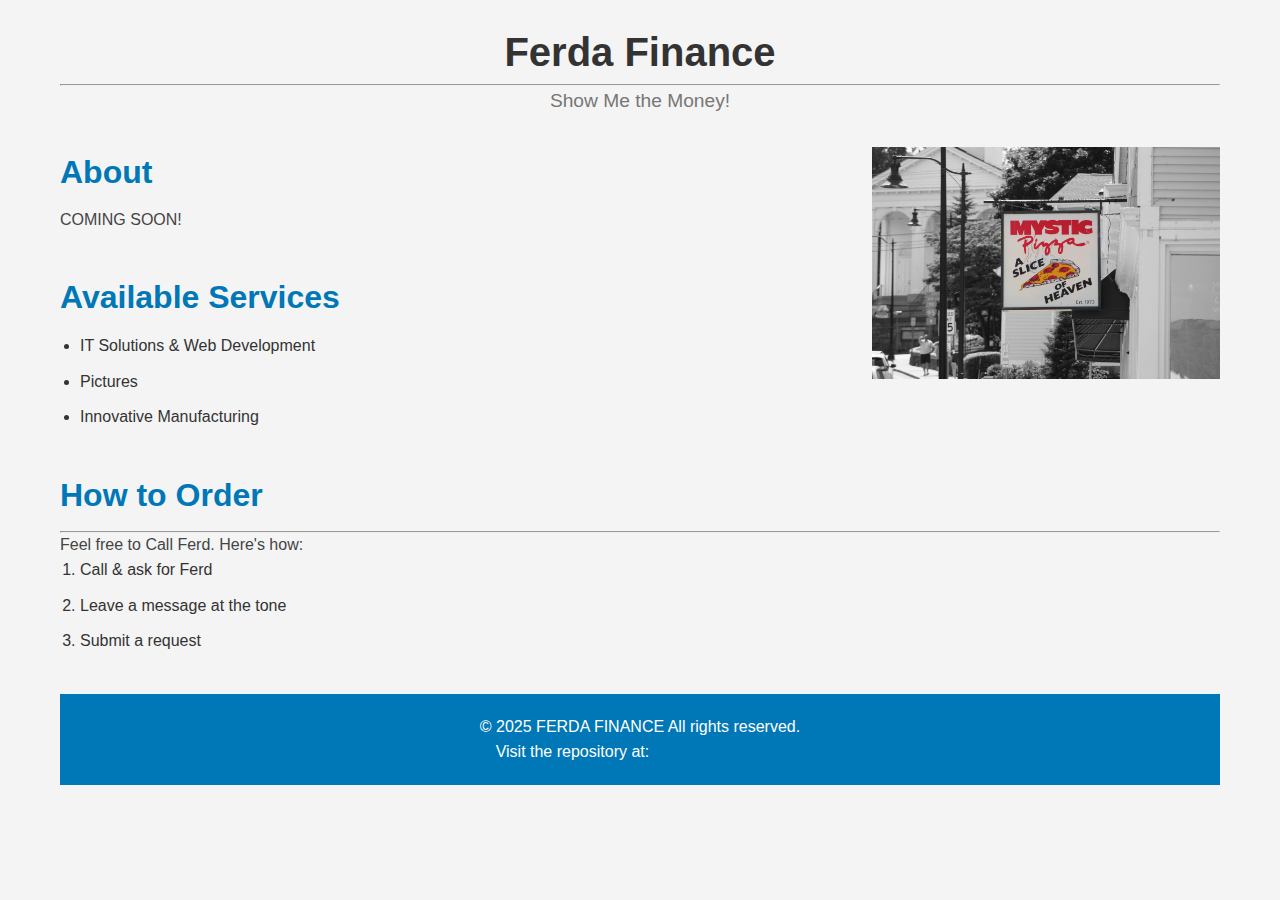
<file: index.html>
<!DOCTYPE html>
<html lang="en">
<head>
    <meta charset="UTF-8">
    <meta name="viewport" content="width=device-width, initial-scale=1.0">
    <meta name="description" content="Ferda Finance">
    <title>Ferda's Webpage</title>
    <link rel="stylesheet" href="styles.css"> <!-- Add your stylesheet link if any -->
</head>
<body>
    <header>
        <h1>Ferda Finance</h1><hr>
        <p>Show Me the Money!</p>
    </header>

<img src="Mystic Pizza - EDITED.jpg" alt="Mystic Pizza" style="width: 30%; height: auto; float: right;">

    <section id="about">
        <h2>About</h2>
        <p>COMING SOON!</p>
    </section>

    <section id="services">
        <h2>Available Services</h2>
        <ul>
            <li>IT Solutions & Web Development</li>
            <li>Pictures</li>
            <li>Innovative Manufacturing</li>
        </ul>
    </section>

    <section id="How to Order">
        <h2>How to Order</h2><hr>
        <p>Feel free to Call Ferd. Here's how:</p>
        <ol>
            <li>Call & ask for Ferd</li>
            <li>Leave a message at the tone</li>
            <li>Submit a request</li>
        </ol>
    </section>
    
    <footer>
        <p>&copy; 2025 FERDA FINANCE All rights reserved.</p>
        <p>Visit the repository at: <a href="https://github.com/PissTech/Ferda-Finance">GitHub Repository</a></p>
    </footer>
</body>
</html>
</file>
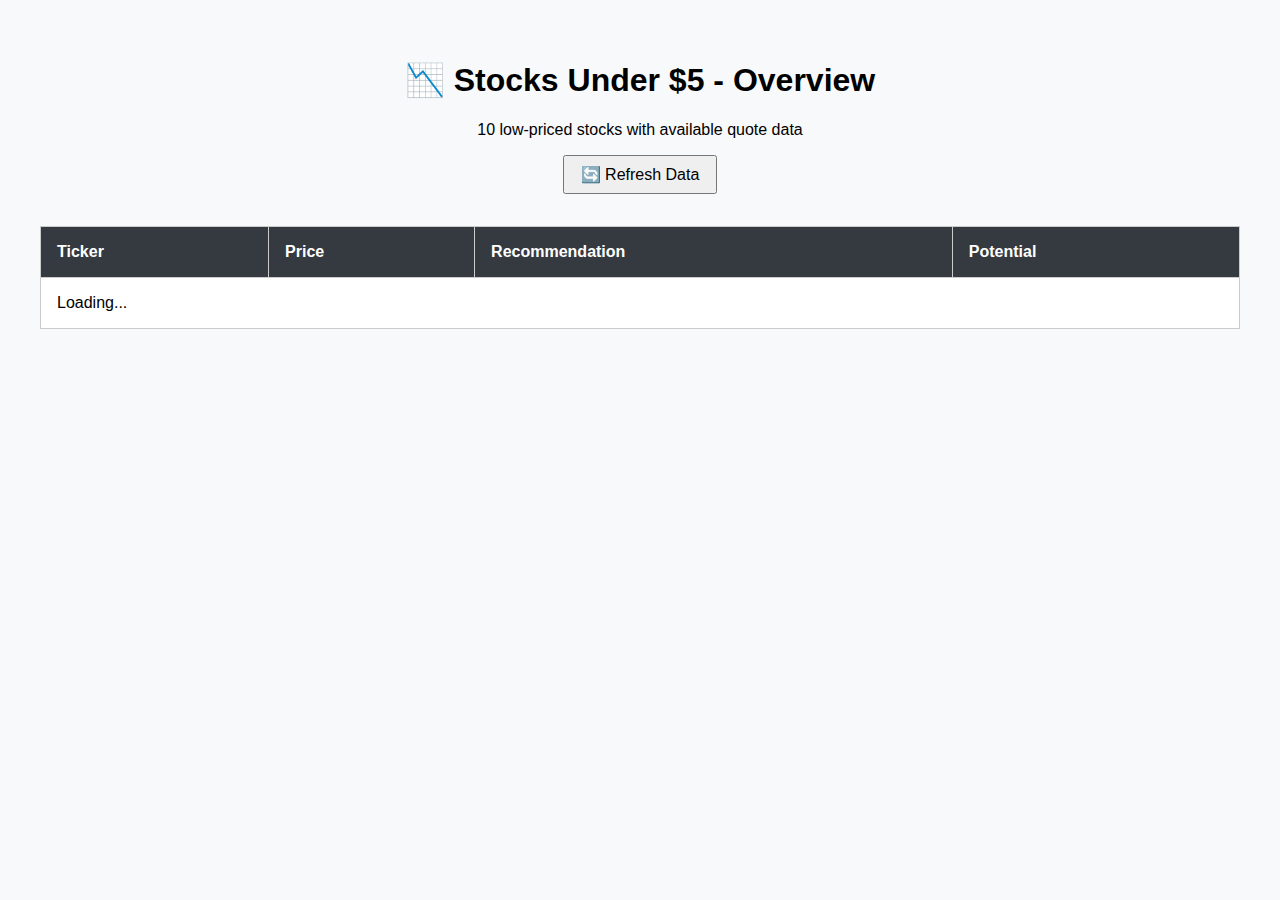
<file: 10stocks.html>
<!DOCTYPE html>
<html lang="en">
<head>
  <meta charset="UTF-8" />
  <meta name="viewport" content="width=device-width, initial-scale=1.0"/>
  <title>Dynamic Stock Screener</title>
  <style>
    body {
      font-family: Arial, sans-serif;
      padding: 2rem;
      background: #f8f9fa;
    }
    h1 {
      text-align: center;
    }
    table {
      width: 100%;
      border-collapse: collapse;
      background: white;
      margin-top: 2rem;
    }
    th, td {
      padding: 1rem;
      border: 1px solid #ccc;
      text-align: left;
    }
    th {
      background: #343a40;
      color: white;
    }
    tr:hover {
      background-color: #f1f1f1;
    }
  </style>
</head>
<body>

<h1>📉 Stocks Under $5 - Overview</h1>
<p style="text-align: center;">10 low-priced stocks with available quote data</p>
<div style="text-align: center; margin-top: 1rem;">
  <button onclick="loadStocks()" style="padding: 0.5rem 1rem; font-size: 1rem;">🔄 Refresh Data</button>
</div>

<table>
  <thead>
    <tr>
      <th>Ticker</th>
      <th>Price</th>
      <th>Recommendation</th>
      <th>Potential</th>
    </tr>
  </thead>
  <tbody id="stock-table">
    <tr><td colspan="4">Loading...</td></tr>
  </tbody>
</table>

<script>
  const tickers = ['SIRI', 'ZOM', 'GTE', 'NOK', 'OGI', 'MNMD', 'CPRX', 'BB', 'EXPR', 'IDEX'];
  const apiKey = 'd0r78bpr01qn4tjgtgpgd0r78bpr01qn4tjgtgq0'; // Replace with your real API key
  const tableBody = document.getElementById('stock-table');

  async function fetchStockData(ticker) {
    try {
      // 1️⃣ Get the latest quote first (cheap, single call)
      const quoteRes = await fetch(`https://finnhub.io/api/v1/quote?symbol=${ticker}&token=${apiKey}`);
      const quote = await quoteRes.json();

      // If no price or the price is $5+ we skip the stock (reduces unnecessary calls ⏩)
      if (!quote.c || quote.c >= 5) return null;

      // 2️⃣ Only now fetch the rating; saves half the API calls for non‑qualifying stocks
      const ratingRes = await fetch(`https://finnhub.io/api/v1/stock/recommendation?symbol=${ticker}&token=${apiKey}`);
      const ratings = await ratingRes.json();

      return {
        ticker,
        price: quote.c.toFixed(2),
        recommendation: (ratings.length > 0 && ratings[0].strongBuy > 0) ? 'Strong Buy' : 'No Rating',
        potential: (quote.pc && quote.c < quote.pc) ? 'High' : 'Moderate'
      };
    } catch (error) {
      console.error(`Error fetching data for ${ticker}`, error);
      return null;
    }
  }

  function createLoadingRow(ticker) {
    const row = document.createElement('tr');
    row.innerHTML = \`<td>\${ticker}</td><td colspan="3">Loading…</td>\`;
    return row;
  }

  function clearTable() {
    tableBody.innerHTML = '';
  }

  // 🔄 Main loader — shows each row as soon as its data comes back (better perceived speed)
  async function loadStocks() {
    clearTable();
    // Kick off fetches in parallel but update the UI as each finishes
    tickers.forEach(async (ticker) => {
      const row = createLoadingRow(ticker);
      tableBody.appendChild(row);

      const stock = await fetchStockData(ticker);
      if (stock) {
        row.innerHTML = \`
          <td>\${stock.ticker}</td>
          <td>$\${stock.price}</td>
          <td>\${stock.recommendation}</td>
          <td>\${stock.potential}</td>\`;
      } else {
        // Remove row if stock didn't qualify
        row.remove();
      }
    });
  }

  // Run on first load
  loadStocks();
</script>

</body>
</html>
</file>
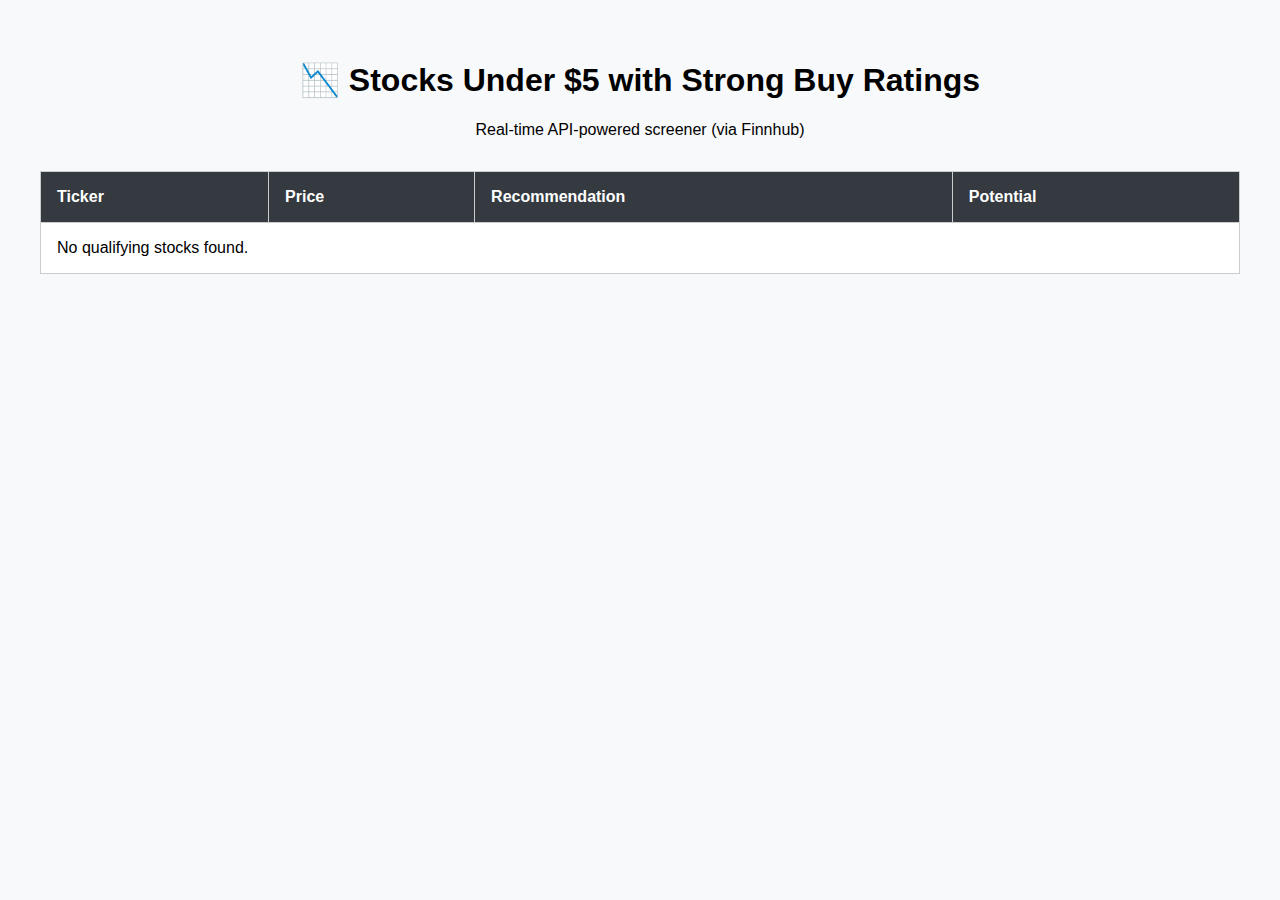
<file: 3stocks.html>
<!DOCTYPE html>
<html lang="en">
<head>
  <meta charset="UTF-8" />
  <meta name="viewport" content="width=device-width, initial-scale=1.0"/>
  <title>Dynamic Stock Screener</title>
  <style>
    body {
      font-family: Arial, sans-serif;
      padding: 2rem;
      background: #f8f9fa;
    }
    h1 {
      text-align: center;
    }
    table {
      width: 100%;
      border-collapse: collapse;
      background: white;
      margin-top: 2rem;
    }
    th, td {
      padding: 1rem;
      border: 1px solid #ccc;
      text-align: left;
    }
    th {
      background: #343a40;
      color: white;
    }
    tr:hover {
      background-color: #f1f1f1;
    }
  </style>
</head>
<body>

<h1>📉 Stocks Under $5 with Strong Buy Ratings</h1>
<p style="text-align: center;">Real-time API-powered screener (via Finnhub)</p>

<table>
  <thead>
    <tr>
      <th>Ticker</th>
      <th>Price</th>
      <th>Recommendation</th>
      <th>Potential</th>
    </tr>
  </thead>
  <tbody id="stock-table">
    <tr><td colspan="4">Loading...</td></tr>
  </tbody>
</table>

<script>
  const tickers = ['SIRI', 'ZOM', 'GTE', 'NOK', 'OGI']; // Sample low-priced stocks
  const apiKey = 'd0r78bpr01qn4tjgtgpgd0r78bpr01qn4tjgtgq0'; // Replace this with your real API key
  const tableBody = document.getElementById('stock-table');

  async function fetchStockData(ticker) {
    try {
      const quoteRes = await fetch(`https://finnhub.io/api/v1/quote?symbol=${ticker}&token=${apiKey}`);
      const ratingRes = await fetch(`https://finnhub.io/api/v1/stock/recommendation?symbol=${ticker}&token=${apiKey}`);

      const quote = await quoteRes.json();
      const ratings = await ratingRes.json();

      if (quote.c < 5 && ratings.length > 0 && ratings[0].strongBuy > 0) {
        return {
          ticker,
          price: quote.c.toFixed(2),
          recommendation: 'Strong Buy',
          potential: (quote.pc && quote.c < quote.pc) ? 'High' : 'Moderate'
        };
      }
    } catch (error) {
      console.error(`Error fetching data for ${ticker}`, error);
    }
    return null;
  }

  async function loadStocks() {
    const results = await Promise.all(tickers.map(fetchStockData));
    const filtered = results.filter(stock => stock !== null);

    tableBody.innerHTML = filtered.length === 0
      ? '<tr><td colspan="4">No qualifying stocks found.</td></tr>'
      : filtered.map(stock => `
        <tr>
          <td>${stock.ticker}</td>
          <td>$${stock.price}</td>
          <td>${stock.recommendation}</td>
          <td>${stock.potential}</td>
        </tr>
      `).join('');
  }

  loadStocks();
</script>

</body>
</html>
</file>
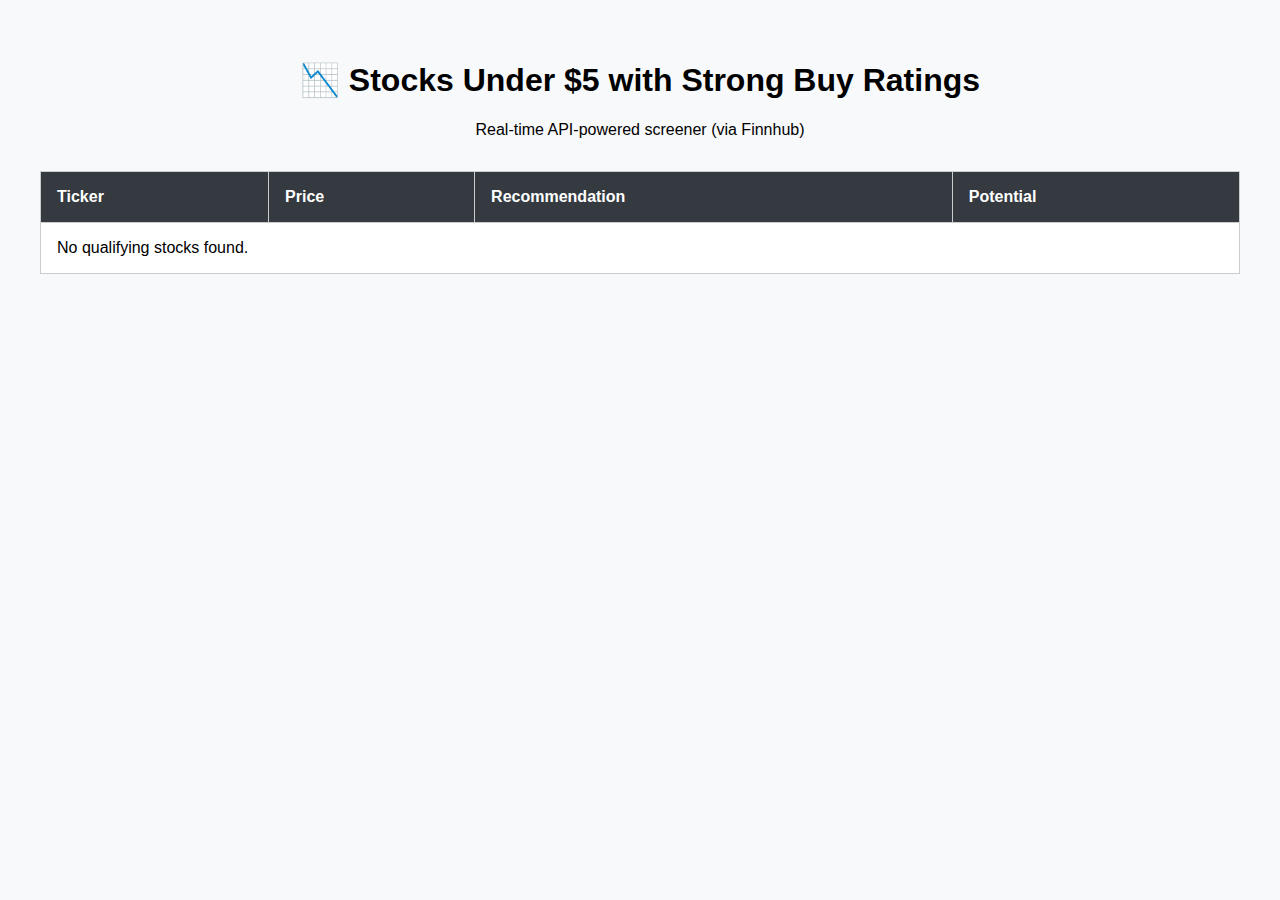
<file: 4stocks.html>
<!DOCTYPE html>
<html lang="en">
<head>
  <meta charset="UTF-8" />
  <meta name="viewport" content="width=device-width, initial-scale=1.0"/>
  <title>Dynamic Stock Screener</title>
  <style>
    body {
      font-family: Arial, sans-serif;
      padding: 2rem;
      background: #f8f9fa;
    }
    h1 {
      text-align: center;
    }
    table {
      width: 100%;
      border-collapse: collapse;
      background: white;
      margin-top: 2rem;
    }
    th, td {
      padding: 1rem;
      border: 1px solid #ccc;
      text-align: left;
    }
    th {
      background: #343a40;
      color: white;
    }
    tr:hover {
      background-color: #f1f1f1;
    }
  </style>
</head>
<body>

<h1>📉 Stocks Under $5 with Strong Buy Ratings</h1>
<p style="text-align: center;">Real-time API-powered screener (via Finnhub)</p>

<table>
  <thead>
    <tr>
      <th>Ticker</th>
      <th>Price</th>
      <th>Recommendation</th>
      <th>Potential</th>
    </tr>
  </thead>
  <tbody id="stock-table">
    <tr><td colspan="4">Loading...</td></tr>
  </tbody>
</table>

<script>
  const tickers = ['SIRI', 'ZOM', 'GTE', 'NOK', 'OGI', 'MNMD', 'CPRX', 'BB', 'EXPR', 'IDEX'];
  const apiKey = 'd1fgp3pr01qig3h1nvlgd1fgp3pr01qig3h1nvm0'; // Replace this with your real API key
  const tableBody = document.getElementById('stock-table');

  async function fetchStockData(ticker) {
    try {
      const quoteRes = await fetch(`https://finnhub.io/api/v1/quote?symbol=${ticker}&token=${apiKey}`);
      const ratingRes = await fetch(`https://finnhub.io/api/v1/stock/recommendation?symbol=${ticker}&token=${apiKey}`);

      const quote = await quoteRes.json();
      const ratings = await ratingRes.json();

      if (quote.c < 5 && ratings.length > 0 && ratings[0].strongBuy > 0) {
        return {
          ticker,
          price: quote.c.toFixed(2),
          recommendation: 'Strong Buy',
          potential: (quote.pc && quote.c < quote.pc) ? 'High' : 'Moderate'
        };
      }
    } catch (error) {
      console.error(`Error fetching data for ${ticker}`, error);
    }
    return null;
  }

  async function loadStocks() {
    const results = await Promise.all(tickers.map(fetchStockData));
    const filtered = results.filter(stock => stock !== null);

    tableBody.innerHTML = filtered.length === 0
      ? '<tr><td colspan="4">No qualifying stocks found.</td></tr>'
      : filtered.map(stock => `
        <tr>
          <td>${stock.ticker}</td>
          <td>$${stock.price}</td>
          <td>${stock.recommendation}</td>
          <td>${stock.potential}</td>
        </tr>
      `).join('');
  }

  loadStocks();
</script>

</body>
</html>
</file>
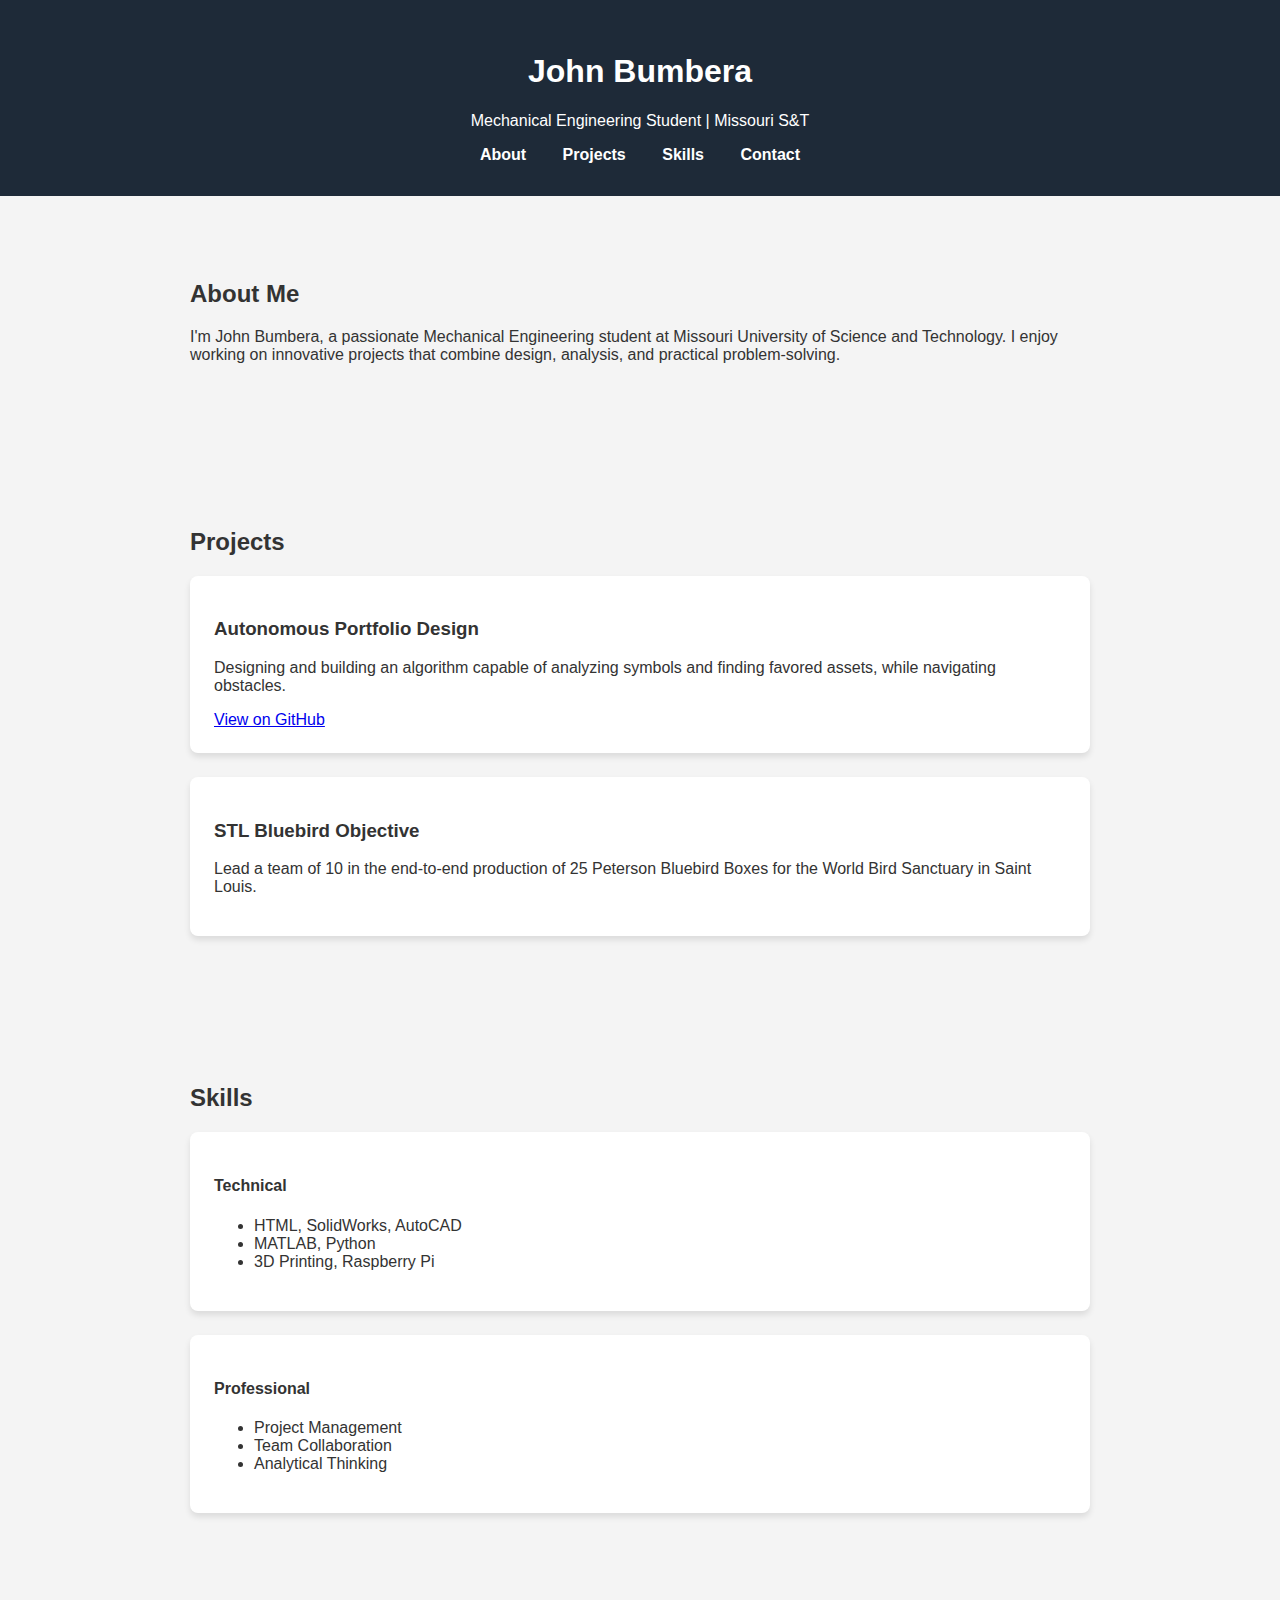
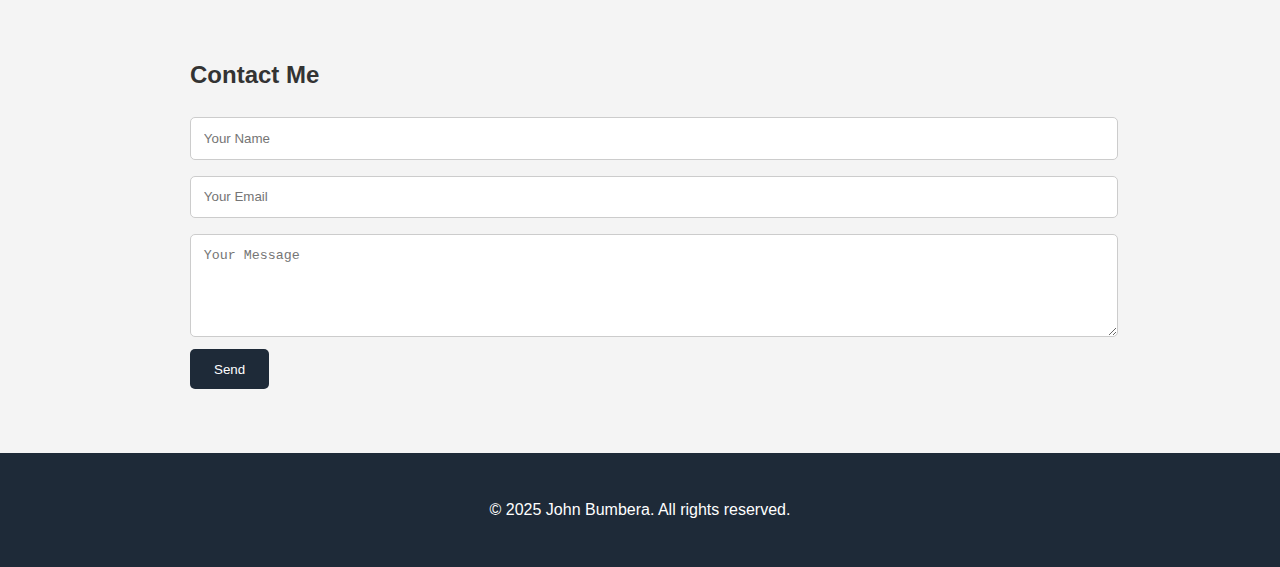
<file: portfolio.html>
<!DOCTYPE html>
<html lang="en">
<head>
  <meta charset="UTF-8" />
  <meta name="viewport" content="width=device-width, initial-scale=1.0"/>
  <title>John Bumbera | Portfolio</title>
  <style>
    body {
      font-family: 'Segoe UI', Tahoma, Geneva, Verdana, sans-serif;
      margin: 0;
      background-color: #f4f4f4;
      color: #333;
    }
    header {
      background-color: #1e2a38;
      color: white;
      padding: 2rem;
      text-align: center;
    }
    nav a {
      color: white;
      margin: 0 1rem;
      text-decoration: none;
      font-weight: bold;
    }
    section {
      padding: 4rem 2rem;
      max-width: 900px;
      margin: auto;
    }
    .projects, .skills {
      display: flex;
      flex-wrap: wrap;
      gap: 1.5rem;
    }
    .card {
      background: white;
      padding: 1.5rem;
      border-radius: 8px;
      box-shadow: 0 4px 6px rgba(0,0,0,0.1);
      flex: 1 1 45%;
      min-width: 250px;
    }
    .contact-form input, .contact-form textarea {
      width: 100%;
      padding: 0.8rem;
      margin: 0.5rem 0;
      border-radius: 5px;
      border: 1px solid #ccc;
    }
    .contact-form button {
      background-color: #1e2a38;
      color: white;
      padding: 0.8rem 1.5rem;
      border: none;
      border-radius: 5px;
      cursor: pointer;
    }
    footer {
      text-align: center;
      padding: 2rem;
      background: #1e2a38;
      color: white;
    }
  </style>
</head>
<body>

  <header>
    <h1>John Bumbera</h1>
    <p>Mechanical Engineering Student | Missouri S&T</p>
    <nav>
      <a href="#about">About</a>
      <a href="#projects">Projects</a>
      <a href="#skills">Skills</a>
      <a href="#contact">Contact</a>
    </nav>
  </header>

  <section id="about">
    <h2>About Me</h2>
    <p>I'm John Bumbera, a passionate Mechanical Engineering student at Missouri University of Science and Technology. I enjoy working on innovative projects that combine design, analysis, and practical problem-solving.</p>
  </section>

  <section id="projects">
    <h2>Projects</h2>
    <div class="projects">
      <div class="card">
        <h3>Autonomous Portfolio Design</h3>
        <p>Designing and building an algorithm capable of analyzing symbols and finding favored assets, while navigating obstacles.</p>
        <a href="#">View on GitHub</a>
          </div>
       <div>   
        <div class="card">
        <h3>STL Bluebird Objective</h3>
        <p>Lead a team of 10 in the end-to-end production of 25 Peterson Bluebird Boxes for the World Bird Sanctuary in Saint Louis.</p>
      </div>
  </section>

  <section id="skills">
    <h2>Skills</h2>
    <div class="skills">
      <div class="card">
        <h4>Technical</h4>
        <ul>
          <li>HTML, SolidWorks, AutoCAD</li>
          <li>MATLAB, Python</li>
          <li>3D Printing, Raspberry Pi</li>
        </ul>
      </div>
      <div class="card">
        <h4>Professional</h4>
        <ul>
          <li>Project Management</li>
          <li>Team Collaboration</li>
          <li>Analytical Thinking</li>
        </ul>
      </div>
    </div>
  </section>

  <section id="contact">
    <h2>Contact Me</h2>
    <form class="contact-form">
      <input type="text" name="name" placeholder="Your Name" required />
      <input type="email" name="email" placeholder="Your Email" required />
      <textarea name="message" rows="5" placeholder="Your Message"></textarea>
      <button type="submit">Send</button>
    </form>
  </section>

  <footer>
    <p>© 2025 John Bumbera. All rights reserved.</p>
  </footer>

</body>
</html>
</file>
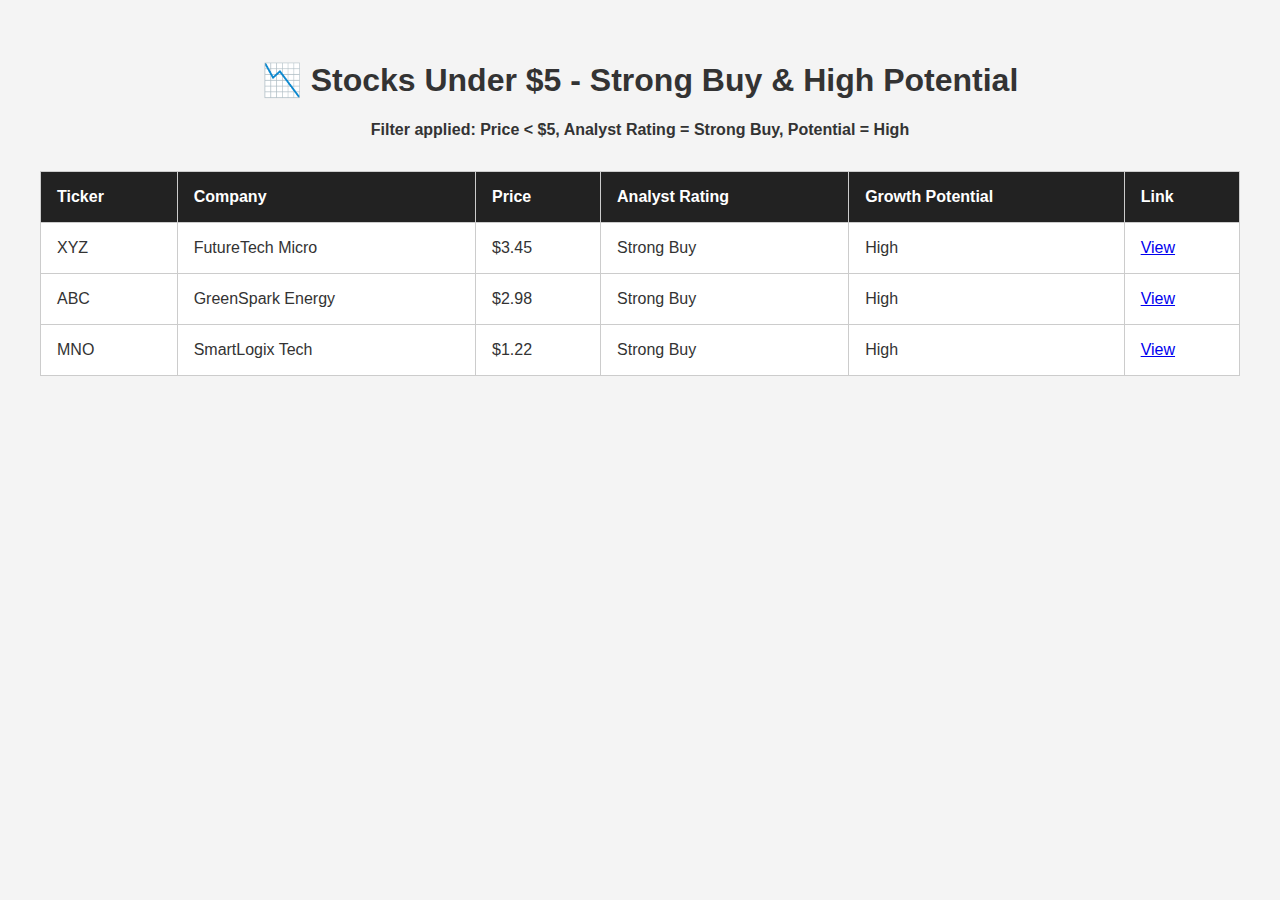
<file: screener.html>
<!DOCTYPE html>
<html lang="en">
<head>
  <meta charset="UTF-8" />
  <meta name="viewport" content="width=device-width, initial-scale=1.0"/>
  <title>📈 Strong Buy Stock Screener</title>
  <style>
    body {
      font-family: Arial, sans-serif;
      background: #f4f4f4;
      padding: 2rem;
      color: #333;
    }
    h1 {
      text-align: center;
    }
    table {
      width: 100%;
      border-collapse: collapse;
      margin-top: 2rem;
      background-color: white;
    }
    th, td {
      padding: 1rem;
      border: 1px solid #ccc;
      text-align: left;
    }
    th {
      background-color: #222;
      color: white;
    }
    tr:hover {
      background-color: #f1f1f1;
    }
    .filter-info {
      text-align: center;
      margin-top: 1rem;
      font-weight: bold;
    }
  </style>
</head>
<body>

  <h1>📉 Stocks Under $5 - Strong Buy & High Potential</h1>
  <p class="filter-info">Filter applied: Price &lt; $5, Analyst Rating = Strong Buy, Potential = High</p>

  <table>
    <thead>
      <tr>
        <th>Ticker</th>
        <th>Company</th>
        <th>Price</th>
        <th>Analyst Rating</th>
        <th>Growth Potential</th>
        <th>Link</th>
      </tr>
    </thead>
    <tbody>
      <!-- Static Example Rows -->
      <tr>
        <td>XYZ</td>
        <td>FutureTech Micro</td>
        <td>$3.45</td>
        <td>Strong Buy</td>
        <td>High</td>
        <td><a href="https://www.marketwatch.com/investing/stock/xyz" target="_blank">View</a></td>
      </tr>
      <tr>
        <td>ABC</td>
        <td>GreenSpark Energy</td>
        <td>$2.98</td>
        <td>Strong Buy</td>
        <td>High</td>
        <td><a href="https://www.marketwatch.com/investing/stock/abc" target="_blank">View</a></td>
      </tr>
      <tr>
        <td>MNO</td>
        <td>SmartLogix Tech</td>
        <td>$1.22</td>
        <td>Strong Buy</td>
        <td>High</td>
        <td><a href="https://www.marketwatch.com/investing/stock/mno" target="_blank">View</a></td>
      </tr>
    </tbody>
  </table>

</body>
</html>
</file>
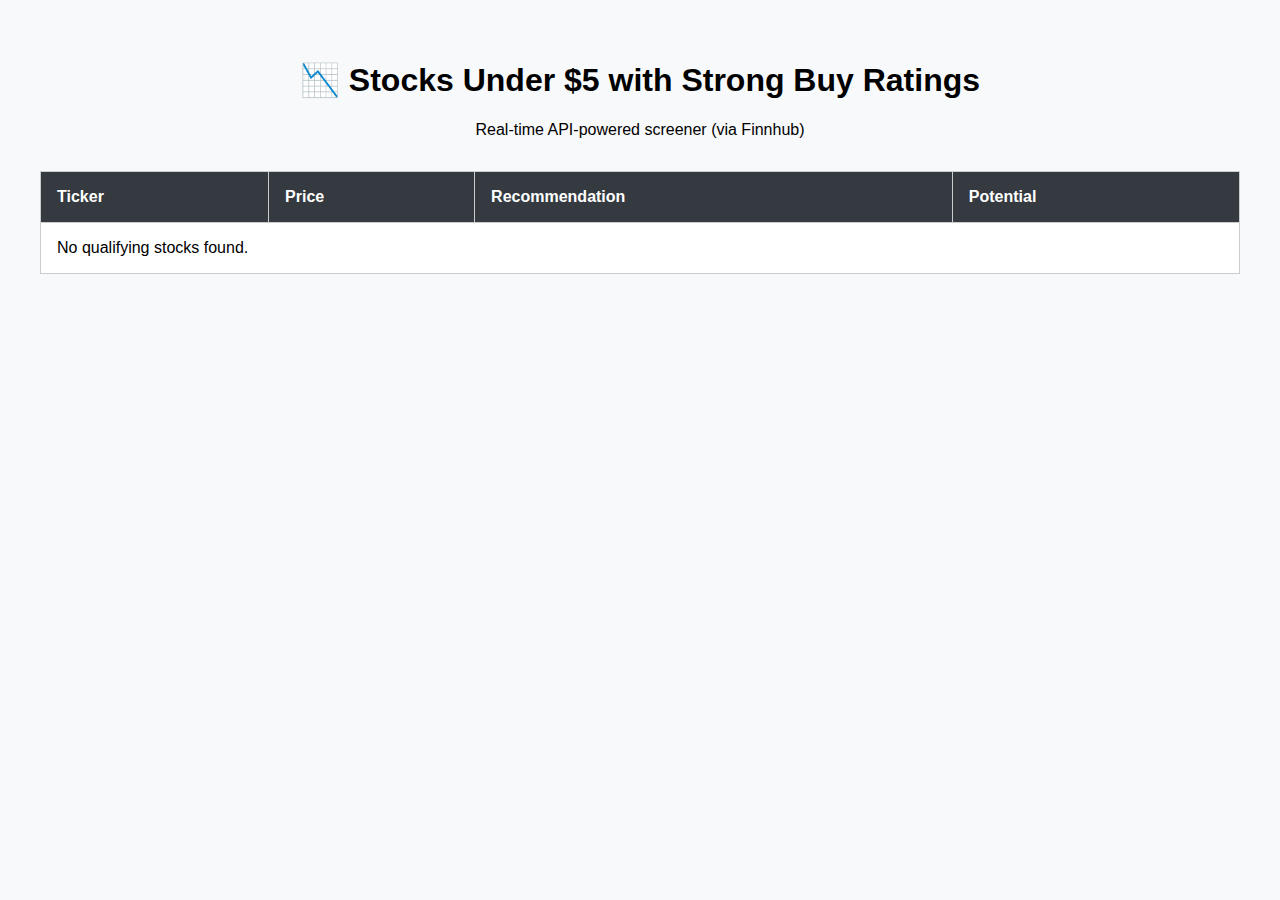
<file: stock_screener_10_stocks.html>
<!DOCTYPE html>
<html lang="en">
<head>
  <meta charset="UTF-8" />
  <meta name="viewport" content="width=device-width, initial-scale=1.0"/>
  <title>Dynamic Stock Screener</title>
  <style>
    body {
      font-family: Arial, sans-serif;
      padding: 2rem;
      background: #f8f9fa;
    }
    h1 {
      text-align: center;
    }
    table {
      width: 100%;
      border-collapse: collapse;
      background: white;
      margin-top: 2rem;
    }
    th, td {
      padding: 1rem;
      border: 1px solid #ccc;
      text-align: left;
    }
    th {
      background: #343a40;
      color: white;
    }
    tr:hover {
      background-color: #f1f1f1;
    }
  </style>
</head>
<body>

<h1>📉 Stocks Under $5 with Strong Buy Ratings</h1>
<p style="text-align: center;">Real-time API-powered screener (via Finnhub)</p>

<table>
  <thead>
    <tr>
      <th>Ticker</th>
      <th>Price</th>
      <th>Recommendation</th>
      <th>Potential</th>
    </tr>
  </thead>
  <tbody id="stock-table">
    <tr><td colspan="4">Loading...</td></tr>
  </tbody>
</table>

<script>
  const tickers = ['SIRI', 'ZOM', 'GTE', 'NOK', 'OGI', 'MNMD', 'CPRX', 'BB', 'EXPR', 'IDEX'];
  const apiKey = 'd0r78bpr01qn4tjgtgpgd0r78bpr01qn4tjgtgq0'; // Replace this with your real API key
  const tableBody = document.getElementById('stock-table');

  async function fetchStockData(ticker) {
    try {
      const quoteRes = await fetch(`https://finnhub.io/api/v1/quote?symbol=${ticker}&token=${apiKey}`);
      const ratingRes = await fetch(`https://finnhub.io/api/v1/stock/recommendation?symbol=${ticker}&token=${apiKey}`);

      const quote = await quoteRes.json();
      const ratings = await ratingRes.json();

      if (quote.c < 5 && ratings.length > 0 && ratings[0].strongBuy > 0) {
        return {
          ticker,
          price: quote.c.toFixed(2),
          recommendation: 'Strong Buy',
          potential: (quote.pc && quote.c < quote.pc) ? 'High' : 'Moderate'
        };
      }
    } catch (error) {
      console.error(`Error fetching data for ${ticker}`, error);
    }
    return null;
  }

  async function loadStocks() {
    const results = await Promise.all(tickers.map(fetchStockData));
    const filtered = results.filter(stock => stock !== null);

    tableBody.innerHTML = filtered.length === 0
      ? '<tr><td colspan="4">No qualifying stocks found.</td></tr>'
      : filtered.map(stock => `
        <tr>
          <td>${stock.ticker}</td>
          <td>$${stock.price}</td>
          <td>${stock.recommendation}</td>
          <td>${stock.potential}</td>
        </tr>
      `).join('');
  }

  loadStocks();
</script>

</body>
</html>
</file>
<file: styles.css>
* {
    margin: 0;
    padding: 0;
    box-sizing: border-box;
}

/* Body Styling */
body {
    font-family: 'Arial', sans-serif;
    line-height: 1.6;
    background-color: #f4f4f4;
    color: #333;
    padding: 20px;
    max-width: 1200px;
    margin: 0 auto;
}

/* Header Styling */
header {
    text-align: center;
    margin-bottom: 30px;
}

header h1 {
    font-size: 2.5rem;
    color: #333;
}

header p {
    font-size: 1.2rem;
    color: #777;
}

/* Section Styling */
section {
    margin-bottom: 40px;
}

section h2 {
    font-size: 2rem;
    margin-bottom: 10px;
    color: #0077b6;
}

section p {
    font-size: 1rem;
    color: #444;
    line-height: 1.5;
}

/* List Styling */
ul, ol {
    margin-left: 20px;
}

ul li, ol li {
    margin-bottom: 10px;
}

/* Links Styling */
a {
    color: #0077b6;
    text-decoration: none;
}

a:hover {
    text-decoration: underline;
}

/* Footer Styling */
footer {
    text-align: center;
    padding: 20px;
    background-color: #0077b6;
    color: white;
    margin-top: 40px;
}

footer p {
    font-size: 1rem;
}

/* Responsive Design */
@media screen and (max-width: 768px) {
    body {
        padding: 10px;
    }

    header h1 {
        font-size: 2rem;
    }

    section h2 {
        font-size: 1.5rem;
    }

    footer p {
        font-size: 0.9rem;
    }
}
</file>
